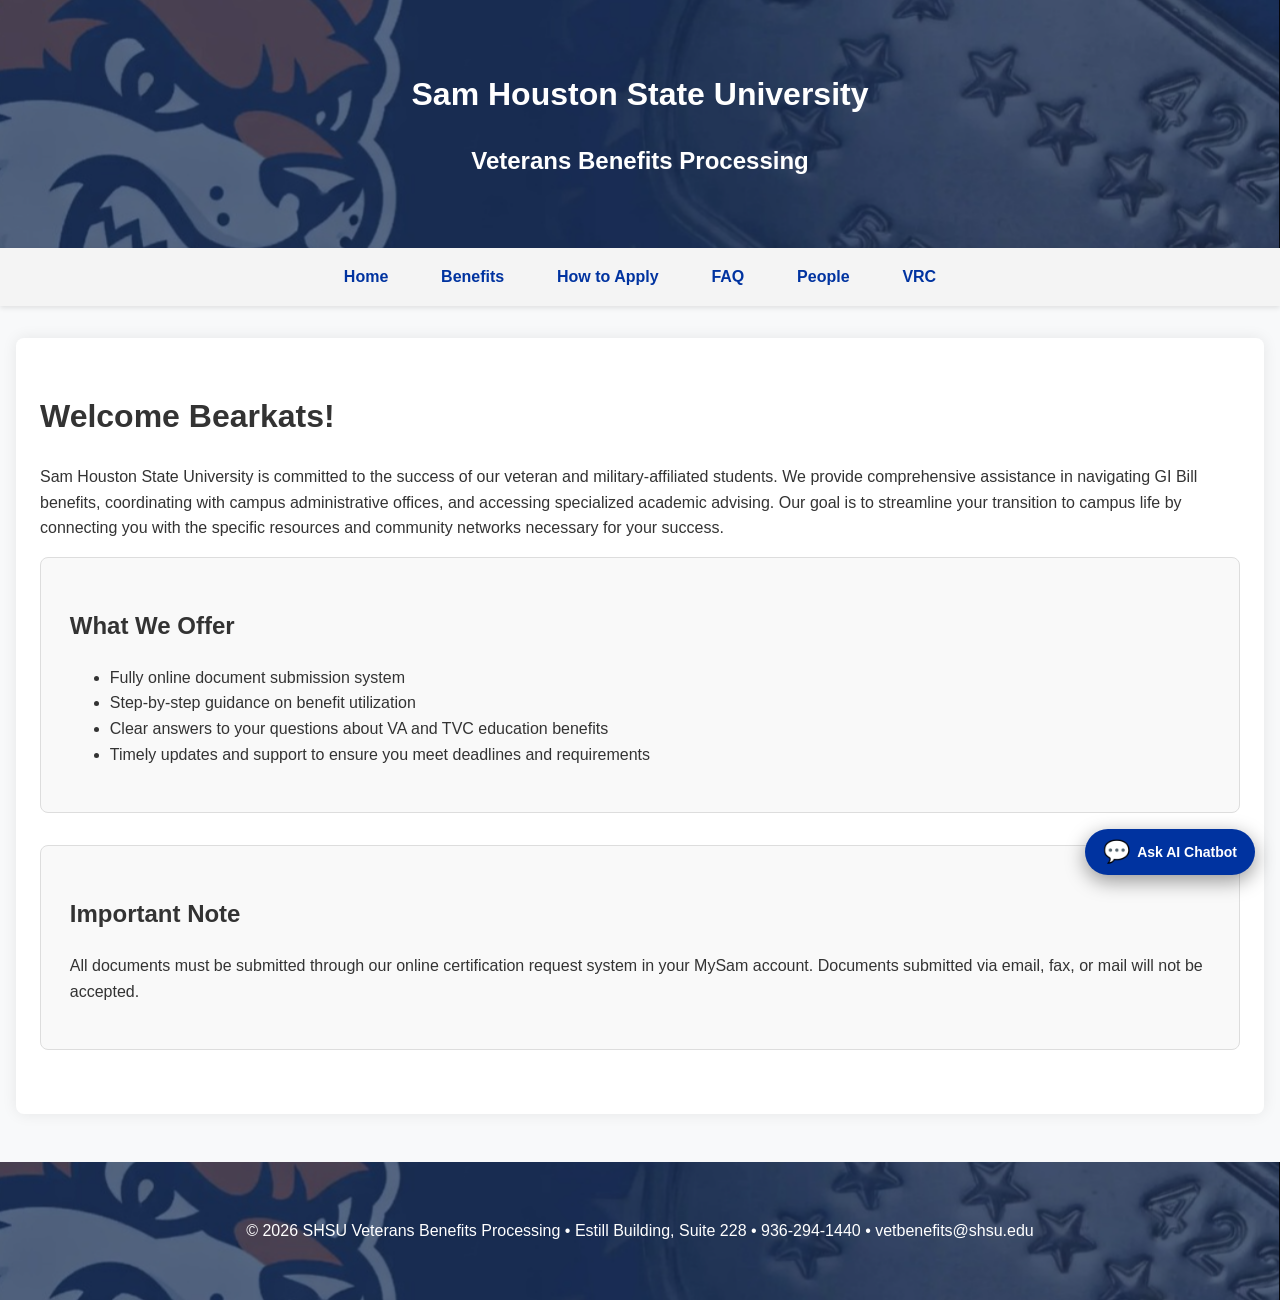
<file: index.html>
<!DOCTYPE html>
<html lang="en">
<head>
    <meta charset="UTF-8">
    <meta name="viewport" content="width=device-width, initial-scale=1.0">
    <title>SHSU Veterans Benefits Processing</title>
    <link rel="stylesheet" href="css/styles.css">
</head>
<body>
    <header>
        <h1>Sam Houston State University</h1>
        <h2>Veterans Benefits Processing</h2>
    </header>

    <nav>
        <ul>
            <li><a href="index.html">Home</a></li>
            <li><a href="benefits.html">Benefits</a></li>
            <li><a href="how-to-apply.html">How to Apply</a></li>
            <li><a href="faq.html">FAQ</a></li>
            <li><a href="people.html">People</a></li>
            <li><a href="vrc.html">VRC</a></li>
        </ul>
    </nav>

    <main>
        <h1>Welcome Bearkats!</h1>
        <p>Sam Houston State University is committed to the success of our veteran and military-affiliated students. We provide comprehensive assistance in navigating GI Bill benefits, coordinating with campus administrative offices, and accessing specialized academic advising. Our goal is to streamline your transition to campus life by connecting you with the specific resources and community networks necessary for your success.</p>

        <div class="card">
            <h2>What We Offer</h2>
            <ul>
                <li>Fully online document submission system</li>
                <li>Step-by-step guidance on benefit utilization</li>
                <li>Clear answers to your questions about VA and TVC education benefits</li>
                <li>Timely updates and support to ensure you meet deadlines and requirements</li>
            </ul>
        </div>

        <div class="card">
            <h2>Important Note</h2>
            <p>All documents must be submitted through our online certification request system in your MySam account. Documents submitted via email, fax, or mail will not be accepted.</p>
        </div>
    </main>

    <footer>
        <p>&copy; 2026 SHSU Veterans Benefits Processing • Estill Building, Suite 228 • 936-294-1440 • vetbenefits@shsu.edu</p>
    </footer>

        <!-- Compact Floating AI Chatbot -->
    <div class="chatbot-widget">
        <button class="chatbot-button" onclick="toggleChat()">
            <span>💬</span> Ask AI Chatbot
        </button>
        
        <div class="chatbot-window" id="chatWindow">
            <div class="chatbot-header">
                <h3>SHSU Veterans AI Assistant</h3>
                <button class="close-btn" onclick="toggleChat()">×</button>
            </div>
            <iframe 
                src="https://udify.app/chatbot/L1NCVn7dxlqOYDa3"
                allow="microphone">
            </iframe>
        </div>
    </div>

    <script>
        function toggleChat() {
            const chatWindow = document.getElementById('chatWindow');
            chatWindow.style.display = (chatWindow.style.display === 'block') ? 'none' : 'block';
        }
    </script>
</body>
</html>
</file>
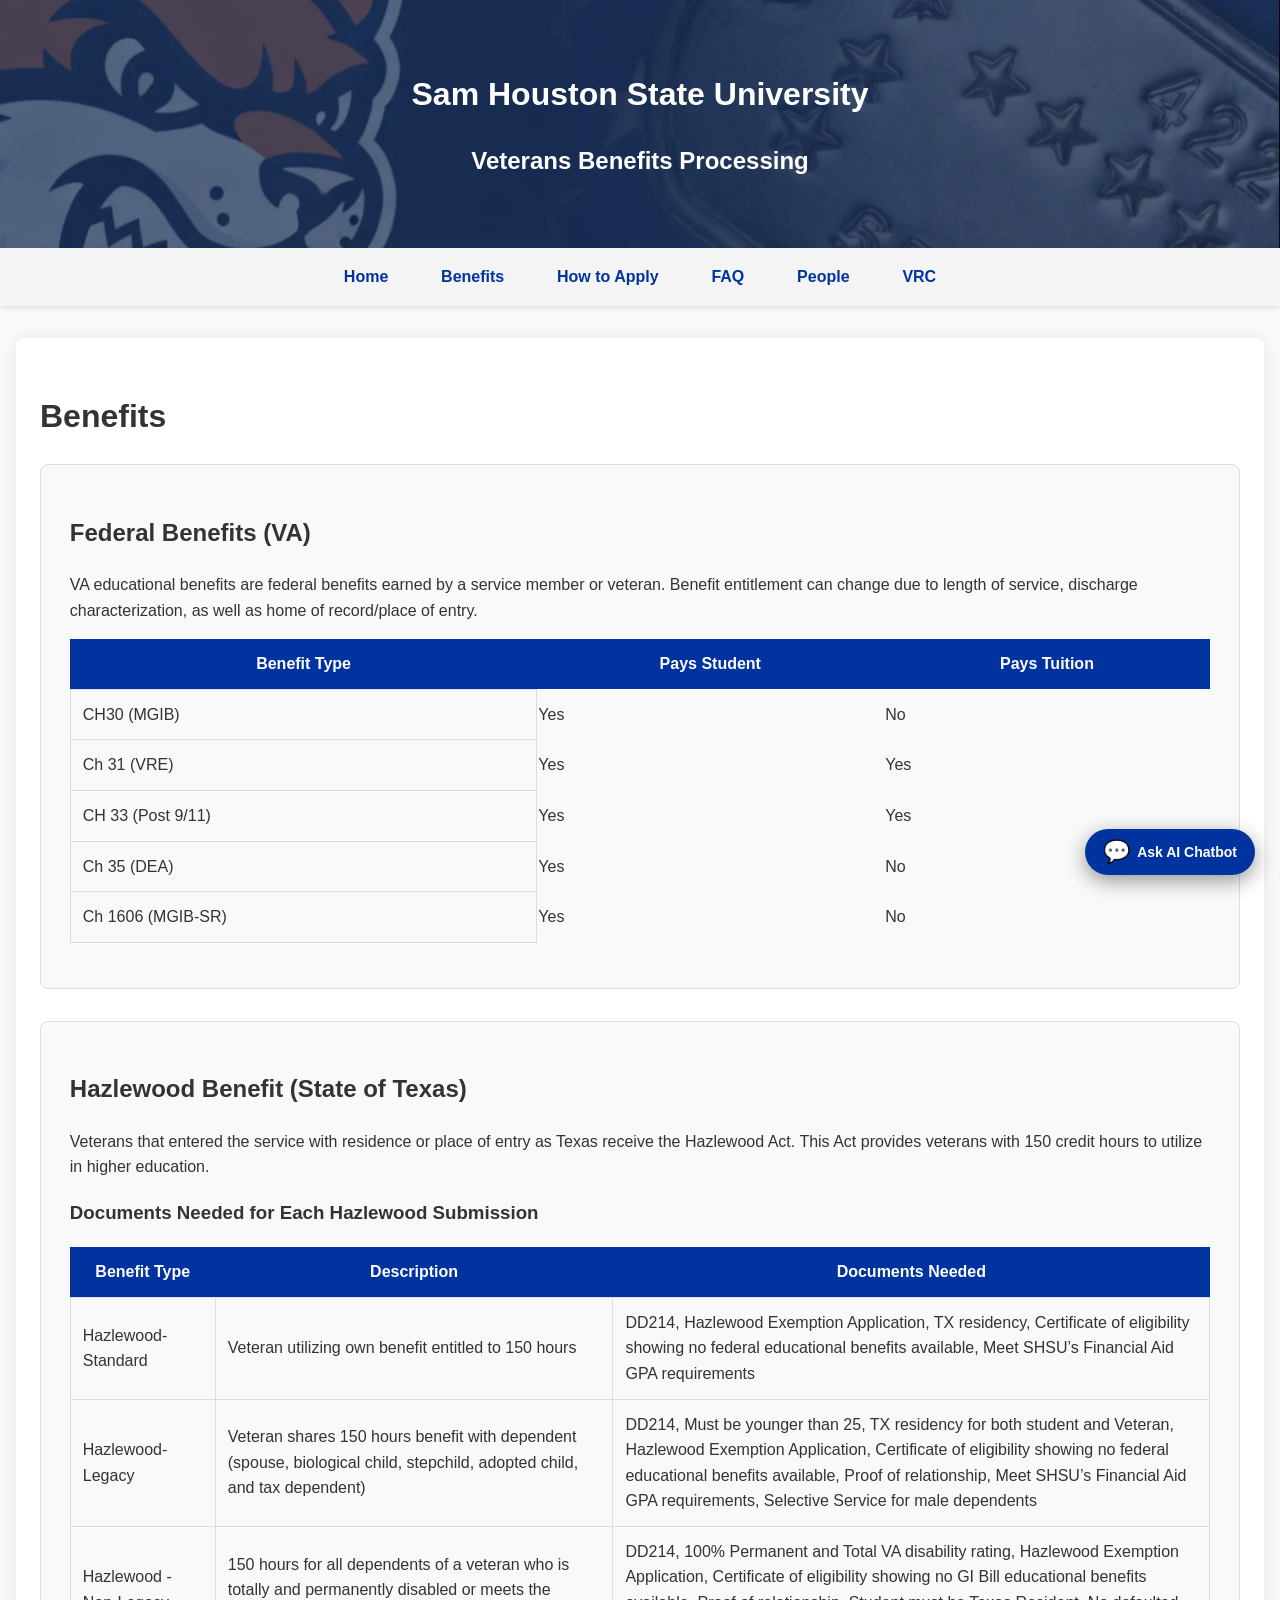
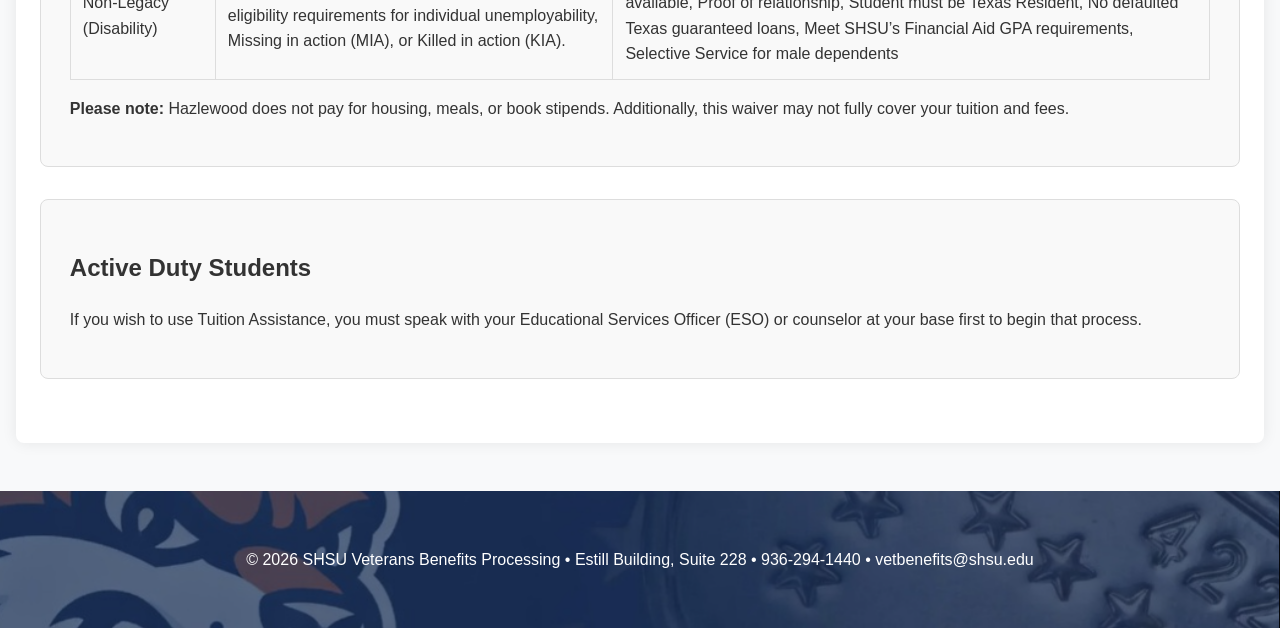
<file: benefits.html>
<!DOCTYPE html>
<html lang="en">
<head>
    <meta charset="UTF-8">
    <meta name="viewport" content="width=device-width, initial-scale=1.0">
    <title>Benefits - SHSU Veterans</title>
    <link rel="stylesheet" href="css/styles.css">
</head>
<body>
    <header>
        <h1>Sam Houston State University</h1>
        <h2>Veterans Benefits Processing</h2>
    </header>

    <nav>
        <ul>
            <li><a href="index.html">Home</a></li>
            <li><a href="benefits.html">Benefits</a></li>
            <li><a href="how-to-apply.html">How to Apply</a></li>
            <li><a href="faq.html">FAQ</a></li>
            <li><a href="people.html">People</a></li>
            <li><a href="vrc.html">VRC</a></li>
        </ul>
    </nav>

    <main>
        <h1>Benefits</h1>

        <div class="card">
            <h2>Federal Benefits (VA)</h2>
            <p>VA educational benefits are federal benefits earned by a service member or veteran. Benefit entitlement can change due to length of service, discharge characterization, as well as home of record/place of entry.</p>
            <table style="width:100%; border-collapse:collapse; margin:1rem 0;">
                <tr style="background:#0033A0; color:white;">
                    <th style="padding:12px;">Benefit Type</th>
                    <th style="padding:12px;">Pays Student</th>
                    <th style="padding:12px;">Pays Tuition</th>
                </tr>
                <tr><td style="padding:12px;border:1px solid #ddd;">CH30 (MGIB)</td><td>Yes</td><td>No</td></tr>
                <tr><td style="padding:12px;border:1px solid #ddd;">Ch 31 (VRE)</td><td>Yes</td><td>Yes</td></tr>
                <tr><td style="padding:12px;border:1px solid #ddd;">CH 33 (Post 9/11)</td><td>Yes</td><td>Yes</td></tr>
                <tr><td style="padding:12px;border:1px solid #ddd;">Ch 35 (DEA)</td><td>Yes</td><td>No</td></tr>
                <tr><td style="padding:12px;border:1px solid #ddd;">Ch 1606 (MGIB-SR)</td><td>Yes</td><td>No</td></tr>
            </table>
        </div>

        <div class="card">
            <h2>Hazlewood Benefit (State of Texas)</h2>
            <p>Veterans that entered the service with residence or place of entry as Texas receive the Hazlewood Act. This Act provides veterans with 150 credit hours to utilize in higher education.</p>
            <h3>Documents Needed for Each Hazlewood Submission</h3>
            <table style="width:100%; border-collapse:collapse; margin:1rem 0;">
                <tr style="background:#0033A0; color:white;">
                    <th style="padding:12px;">Benefit Type</th>
                    <th style="padding:12px;">Description</th>
                    <th style="padding:12px;">Documents Needed</th>
                </tr>
                <tr>
                    <td style="padding:12px;border:1px solid #ddd;">Hazlewood-Standard</td>
                    <td style="padding:12px;border:1px solid #ddd;">Veteran utilizing own benefit entitled to 150 hours</td>
                    <td style="padding:12px;border:1px solid #ddd;">DD214, Hazlewood Exemption Application, TX residency, Certificate of eligibility showing no federal educational benefits available, Meet SHSU’s Financial Aid GPA requirements</td>
                </tr>
                <tr>
                    <td style="padding:12px;border:1px solid #ddd;">Hazlewood-Legacy</td>
                    <td style="padding:12px;border:1px solid #ddd;">Veteran shares 150 hours benefit with dependent (spouse, biological child, stepchild, adopted child, and tax dependent)</td>
                    <td style="padding:12px;border:1px solid #ddd;">DD214, Must be younger than 25, TX residency for both student and Veteran, Hazlewood Exemption Application, Certificate of eligibility showing no federal educational benefits available, Proof of relationship, Meet SHSU’s Financial Aid GPA requirements, Selective Service for male dependents</td>
                </tr>
                <tr>
                    <td style="padding:12px;border:1px solid #ddd;">Hazlewood - Non-Legacy (Disability)</td>
                    <td style="padding:12px;border:1px solid #ddd;">150 hours for all dependents of a veteran who is totally and permanently disabled or meets the eligibility requirements for individual unemployability, Missing in action (MIA), or Killed in action (KIA).</td>
                    <td style="padding:12px;border:1px solid #ddd;">DD214, 100% Permanent and Total VA disability rating, Hazlewood Exemption Application, Certificate of eligibility showing no GI Bill educational benefits available, Proof of relationship, Student must be Texas Resident, No defaulted Texas guaranteed loans, Meet SHSU’s Financial Aid GPA requirements, Selective Service for male dependents</td>
                </tr>
            </table>
            <p><strong>Please note:</strong> Hazlewood does not pay for housing, meals, or book stipends. Additionally, this waiver may not fully cover your tuition and fees.</p>
        </div>

        <div class="card">
            <h2>Active Duty Students</h2>
            <p>If you wish to use Tuition Assistance, you must speak with your Educational Services Officer (ESO) or counselor at your base first to begin that process.</p>
        </div>
    </main>

    <footer>
        <p>&copy; 2026 SHSU Veterans Benefits Processing • Estill Building, Suite 228 • 936-294-1440 • vetbenefits@shsu.edu</p>
    </footer>

        <!-- Compact Floating AI Chatbot -->
    <div class="chatbot-widget">
        <button class="chatbot-button" onclick="toggleChat()">
            <span>💬</span> Ask AI Chatbot
        </button>
        
        <div class="chatbot-window" id="chatWindow">
            <div class="chatbot-header">
                <h3>SHSU Veterans AI Assistant</h3>
                <button class="close-btn" onclick="toggleChat()">×</button>
            </div>
            <iframe 
                src="https://udify.app/chatbot/L1NCVn7dxlqOYDa3"
                allow="microphone">
            </iframe>
        </div>
    </div>

    <script>
        function toggleChat() {
            const chatWindow = document.getElementById('chatWindow');
            chatWindow.style.display = (chatWindow.style.display === 'block') ? 'none' : 'block';
        }
    </script>
</body>
</html>
</file>
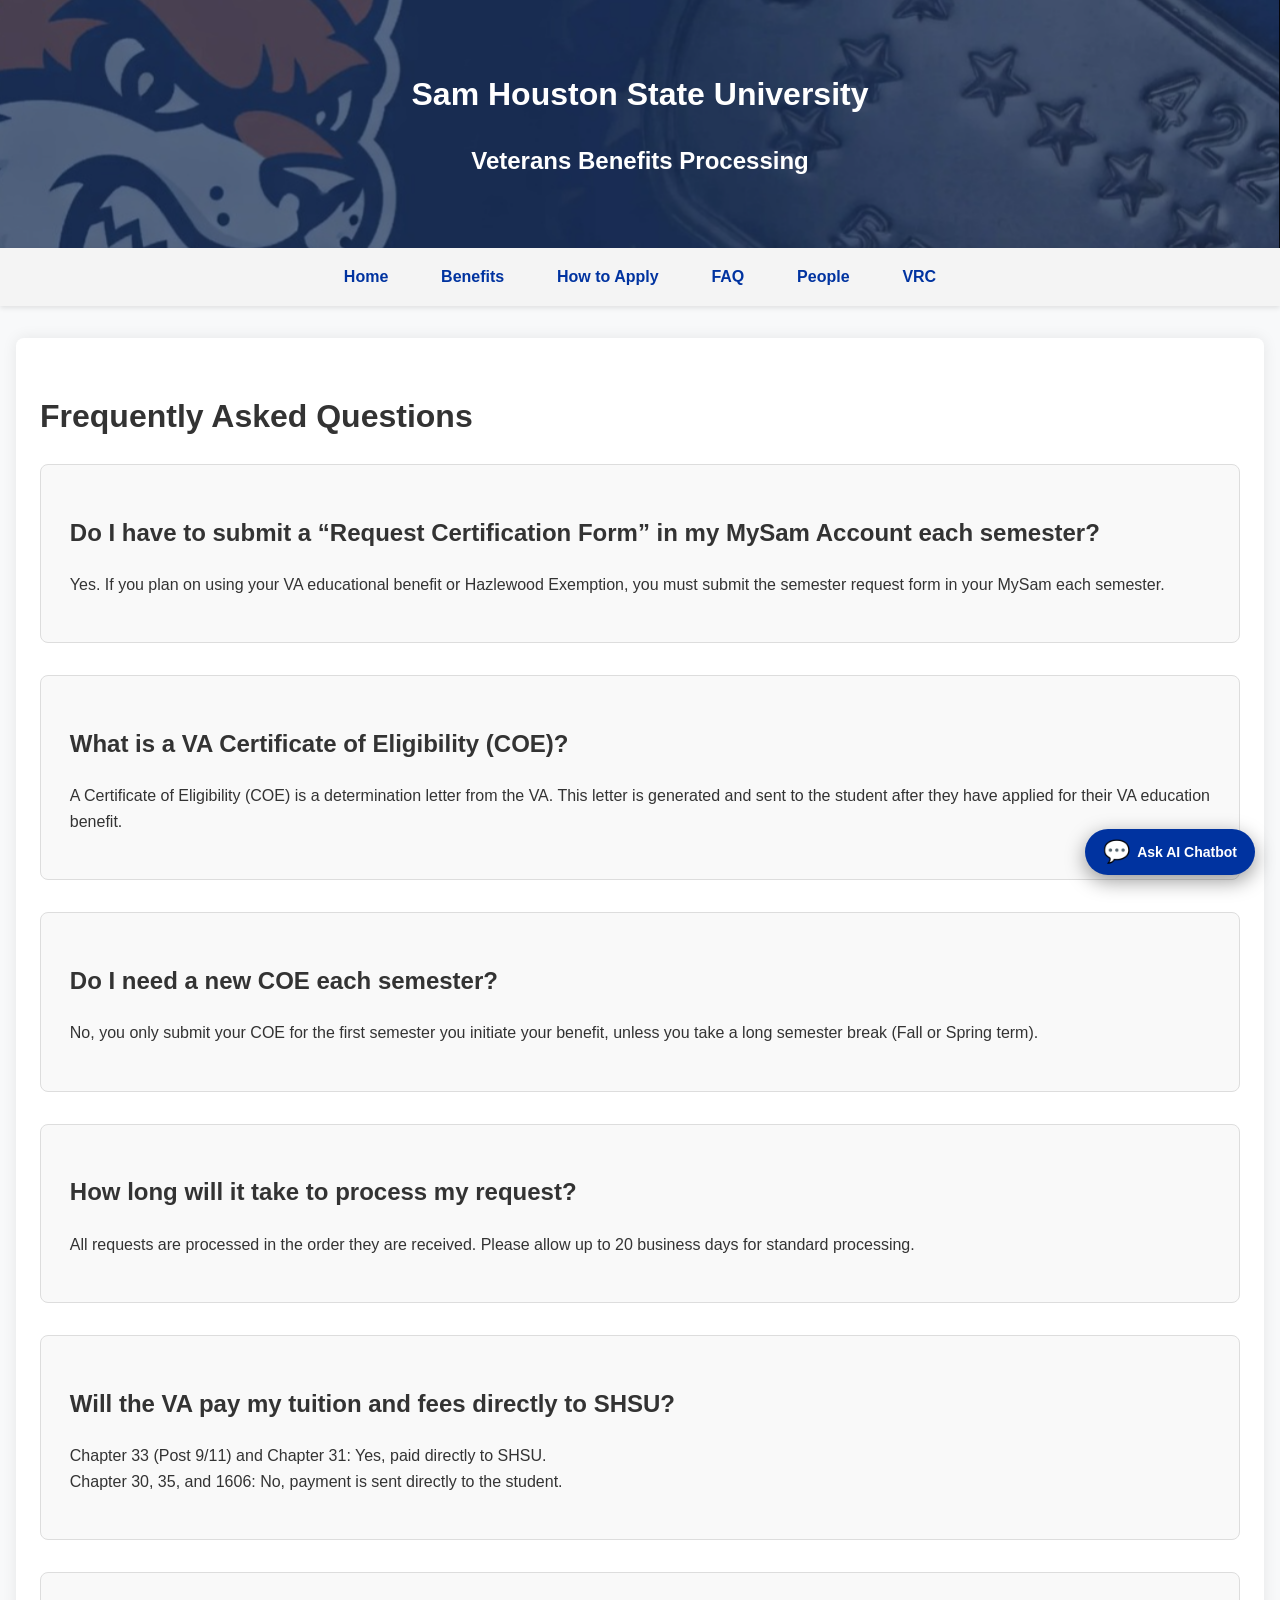
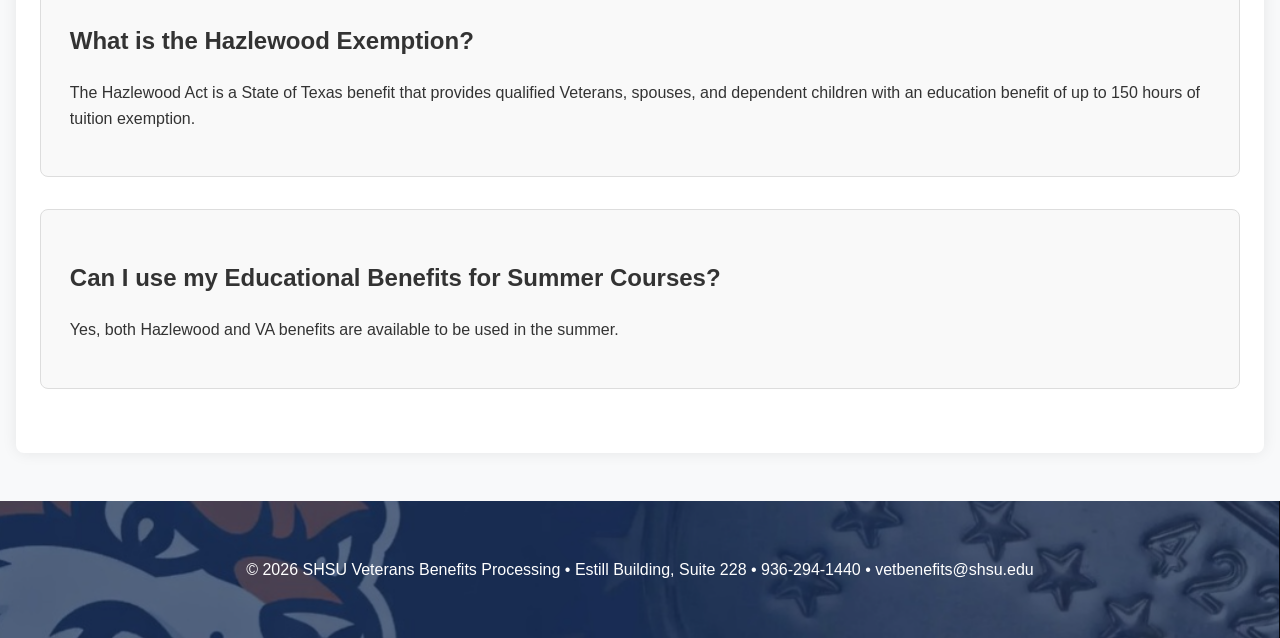
<file: faq.html>
<!DOCTYPE html>
<html lang="en">
<head>
    <meta charset="UTF-8">
    <meta name="viewport" content="width=device-width, initial-scale=1.0">
    <title>FAQ - SHSU Veterans Benefits Processing</title>
    <link rel="stylesheet" href="css/styles.css">
</head>
<body>
    <header>
        <h1>Sam Houston State University</h1>
        <h2>Veterans Benefits Processing</h2>
    </header>

    <nav>
        <ul>
            <li><a href="index.html">Home</a></li>
            <li><a href="benefits.html">Benefits</a></li>
            <li><a href="how-to-apply.html">How to Apply</a></li>
            <li><a href="faq.html">FAQ</a></li>
            <li><a href="people.html">People</a></li>
            <li><a href="vrc.html">VRC</a></li>
        </ul>
    </nav>

    <main>
        <h1>Frequently Asked Questions</h1>

        <div class="card">
            <h2>Do I have to submit a “Request Certification Form” in my MySam Account each semester?</h2>
            <p>Yes. If you plan on using your VA educational benefit or Hazlewood Exemption, you must submit the semester request form in your MySam each semester.</p>
        </div>

        <div class="card">
            <h2>What is a VA Certificate of Eligibility (COE)?</h2>
            <p>A Certificate of Eligibility (COE) is a determination letter from the VA. This letter is generated and sent to the student after they have applied for their VA education benefit.</p>
        </div>

        <div class="card">
            <h2>Do I need a new COE each semester?</h2>
            <p>No, you only submit your COE for the first semester you initiate your benefit, unless you take a long semester break (Fall or Spring term).</p>
        </div>

        <div class="card">
            <h2>How long will it take to process my request?</h2>
            <p>All requests are processed in the order they are received. Please allow up to 20 business days for standard processing.</p>
        </div>

        <div class="card">
            <h2>Will the VA pay my tuition and fees directly to SHSU?</h2>
            <p>Chapter 33 (Post 9/11) and Chapter 31: Yes, paid directly to SHSU.<br>
               Chapter 30, 35, and 1606: No, payment is sent directly to the student.</p>
        </div>

        <div class="card">
            <h2>What is the Hazlewood Exemption?</h2>
            <p>The Hazlewood Act is a State of Texas benefit that provides qualified Veterans, spouses, and dependent children with an education benefit of up to 150 hours of tuition exemption.</p>
        </div>

        <div class="card">
            <h2>Can I use my Educational Benefits for Summer Courses?</h2>
            <p>Yes, both Hazlewood and VA benefits are available to be used in the summer.</p>
        </div>
    </main>

    <footer>
        <p>&copy; 2026 SHSU Veterans Benefits Processing • Estill Building, Suite 228 • 936-294-1440 • vetbenefits@shsu.edu</p>
    </footer>

       <!-- Compact Floating AI Chatbot -->
    <div class="chatbot-widget">
        <button class="chatbot-button" onclick="toggleChat()">
            <span>💬</span> Ask AI Chatbot
        </button>
        
        <div class="chatbot-window" id="chatWindow">
            <div class="chatbot-header">
                <h3>SHSU Veterans AI Assistant</h3>
                <button class="close-btn" onclick="toggleChat()">×</button>
            </div>
            <iframe 
                src="https://udify.app/chatbot/L1NCVn7dxlqOYDa3"
                allow="microphone">
            </iframe>
        </div>
    </div>

    <script>
        function toggleChat() {
            const chatWindow = document.getElementById('chatWindow');
            chatWindow.style.display = (chatWindow.style.display === 'block') ? 'none' : 'block';
        }
    </script>
</body>
</html>
</file>
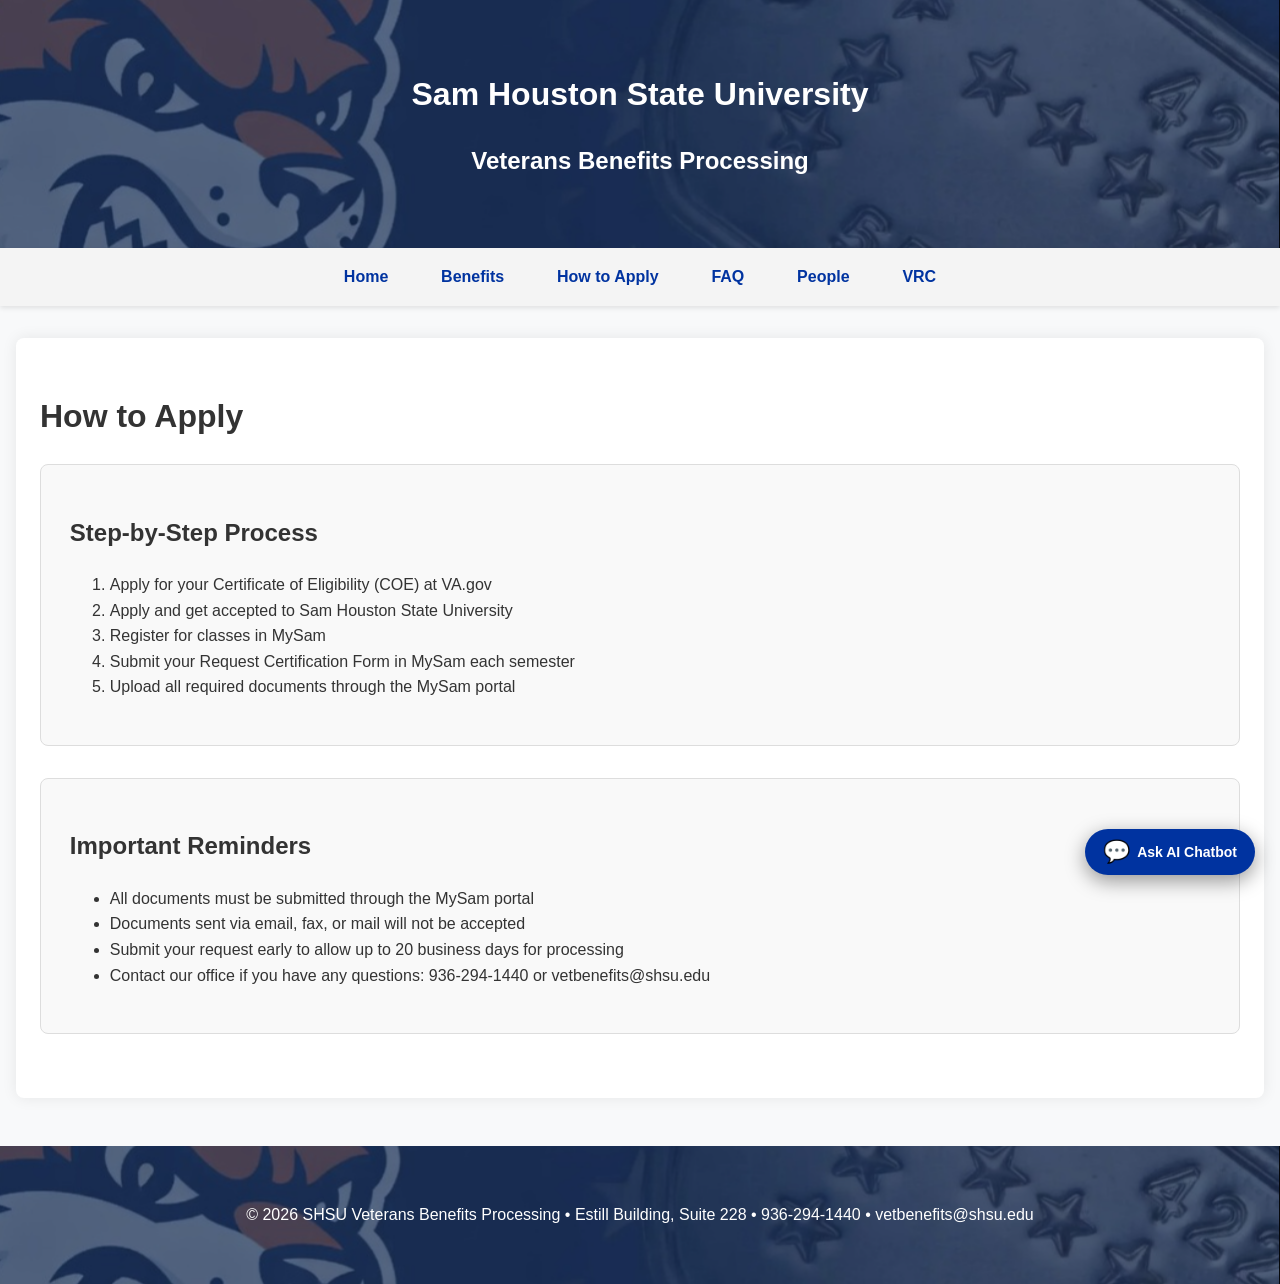
<file: how-to-apply.html>
<!DOCTYPE html>
<html lang="en">
<head>
    <meta charset="UTF-8">
    <meta name="viewport" content="width=device-width, initial-scale=1.0">
    <title>How to Apply - SHSU Veterans</title>
    <link rel="stylesheet" href="css/styles.css">
</head>
<body>
    <header>
        <h1>Sam Houston State University</h1>
        <h2>Veterans Benefits Processing</h2>
    </header>

    <nav>
        <ul>
            <li><a href="index.html">Home</a></li>
            <li><a href="benefits.html">Benefits</a></li>
            <li><a href="how-to-apply.html">How to Apply</a></li>
            <li><a href="faq.html">FAQ</a></li>
            <li><a href="people.html">People</a></li>
            <li><a href="vrc.html">VRC</a></li>
        </ul>
    </nav>

    <main>
        <h1>How to Apply</h1>

        <div class="card">
            <h2>Step-by-Step Process</h2>
            <ol>
                <li>Apply for your Certificate of Eligibility (COE) at VA.gov</li>
                <li>Apply and get accepted to Sam Houston State University</li>
                <li>Register for classes in MySam</li>
                <li>Submit your Request Certification Form in MySam each semester</li>
                <li>Upload all required documents through the MySam portal</li>
            </ol>
        </div>

        <div class="card">
            <h2>Important Reminders</h2>
            <ul>
                <li>All documents must be submitted through the MySam portal</li>
                <li>Documents sent via email, fax, or mail will not be accepted</li>
                <li>Submit your request early to allow up to 20 business days for processing</li>
                <li>Contact our office if you have any questions: 936-294-1440 or vetbenefits@shsu.edu</li>
            </ul>
        </div>
    </main>

    <footer>
        <p>&copy; 2026 SHSU Veterans Benefits Processing • Estill Building, Suite 228 • 936-294-1440 • vetbenefits@shsu.edu</p>
    </footer>

       <!-- Compact Floating AI Chatbot -->
    <div class="chatbot-widget">
        <button class="chatbot-button" onclick="toggleChat()">
            <span>💬</span> Ask AI Chatbot
        </button>
        
        <div class="chatbot-window" id="chatWindow">
            <div class="chatbot-header">
                <h3>SHSU Veterans AI Assistant</h3>
                <button class="close-btn" onclick="toggleChat()">×</button>
            </div>
            <iframe 
                src="https://udify.app/chatbot/L1NCVn7dxlqOYDa3"
                allow="microphone">
            </iframe>
        </div>
    </div>

    <script>
        function toggleChat() {
            const chatWindow = document.getElementById('chatWindow');
            chatWindow.style.display = (chatWindow.style.display === 'block') ? 'none' : 'block';
        }
    </script>
</body>
</html>
</file>
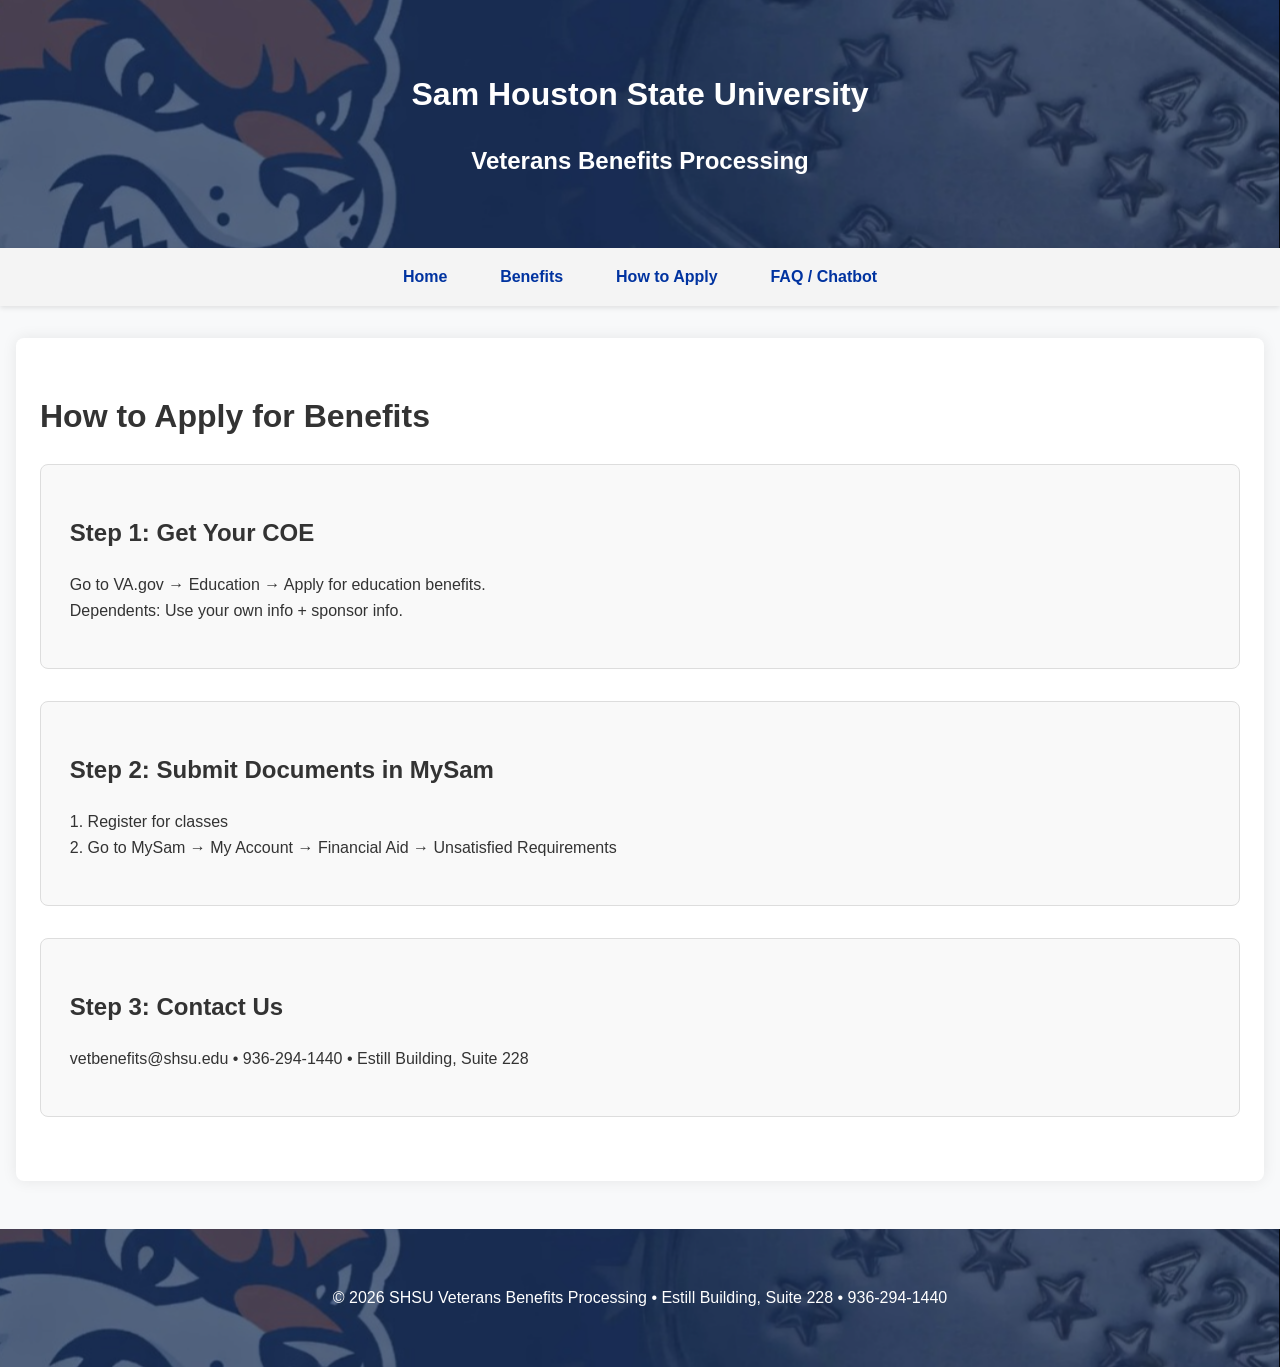
<file: how-toapply.html>
<!DOCTYPE html>
<html lang="en">
<head>
    <meta charset="UTF-8">
    <meta name="viewport" content="width=device-width, initial-scale=1.0">
    <title>How to Apply - SHSU Veterans</title>
    <link rel="stylesheet" href="css/styles.css">
</head>
<body>
    <header>
        <h1>Sam Houston State University</h1>
        <h2>Veterans Benefits Processing</h2>
    </header>

    <nav>
        <ul>
            <li><a href="index.html">Home</a></li>
            <li><a href="benefits.html">Benefits</a></li>
            <li><a href="how-to-apply.html">How to Apply</a></li>
            <li><a href="faq.html">FAQ / Chatbot</a></li>
        </ul>
    </nav>

    <main>
        <h1>How to Apply for Benefits</h1>
        
        <div class="card">
            <h2>Step 1: Get Your COE</h2>
            <p>Go to VA.gov → Education → Apply for education benefits.<br>
               Dependents: Use your own info + sponsor info.</p>
        </div>

        <div class="card">
            <h2>Step 2: Submit Documents in MySam</h2>
            <p>1. Register for classes<br>
               2. Go to MySam → My Account → Financial Aid → Unsatisfied Requirements</p>
        </div>

        <div class="card">
            <h2>Step 3: Contact Us</h2>
            <p>vetbenefits@shsu.edu • 936-294-1440 • Estill Building, Suite 228</p>
        </div>
    </main>

    <footer>
        <p>&copy; 2026 SHSU Veterans Benefits Processing • Estill Building, Suite 228 • 936-294-1440</p>
    </footer>
</body>
</html>
</file>
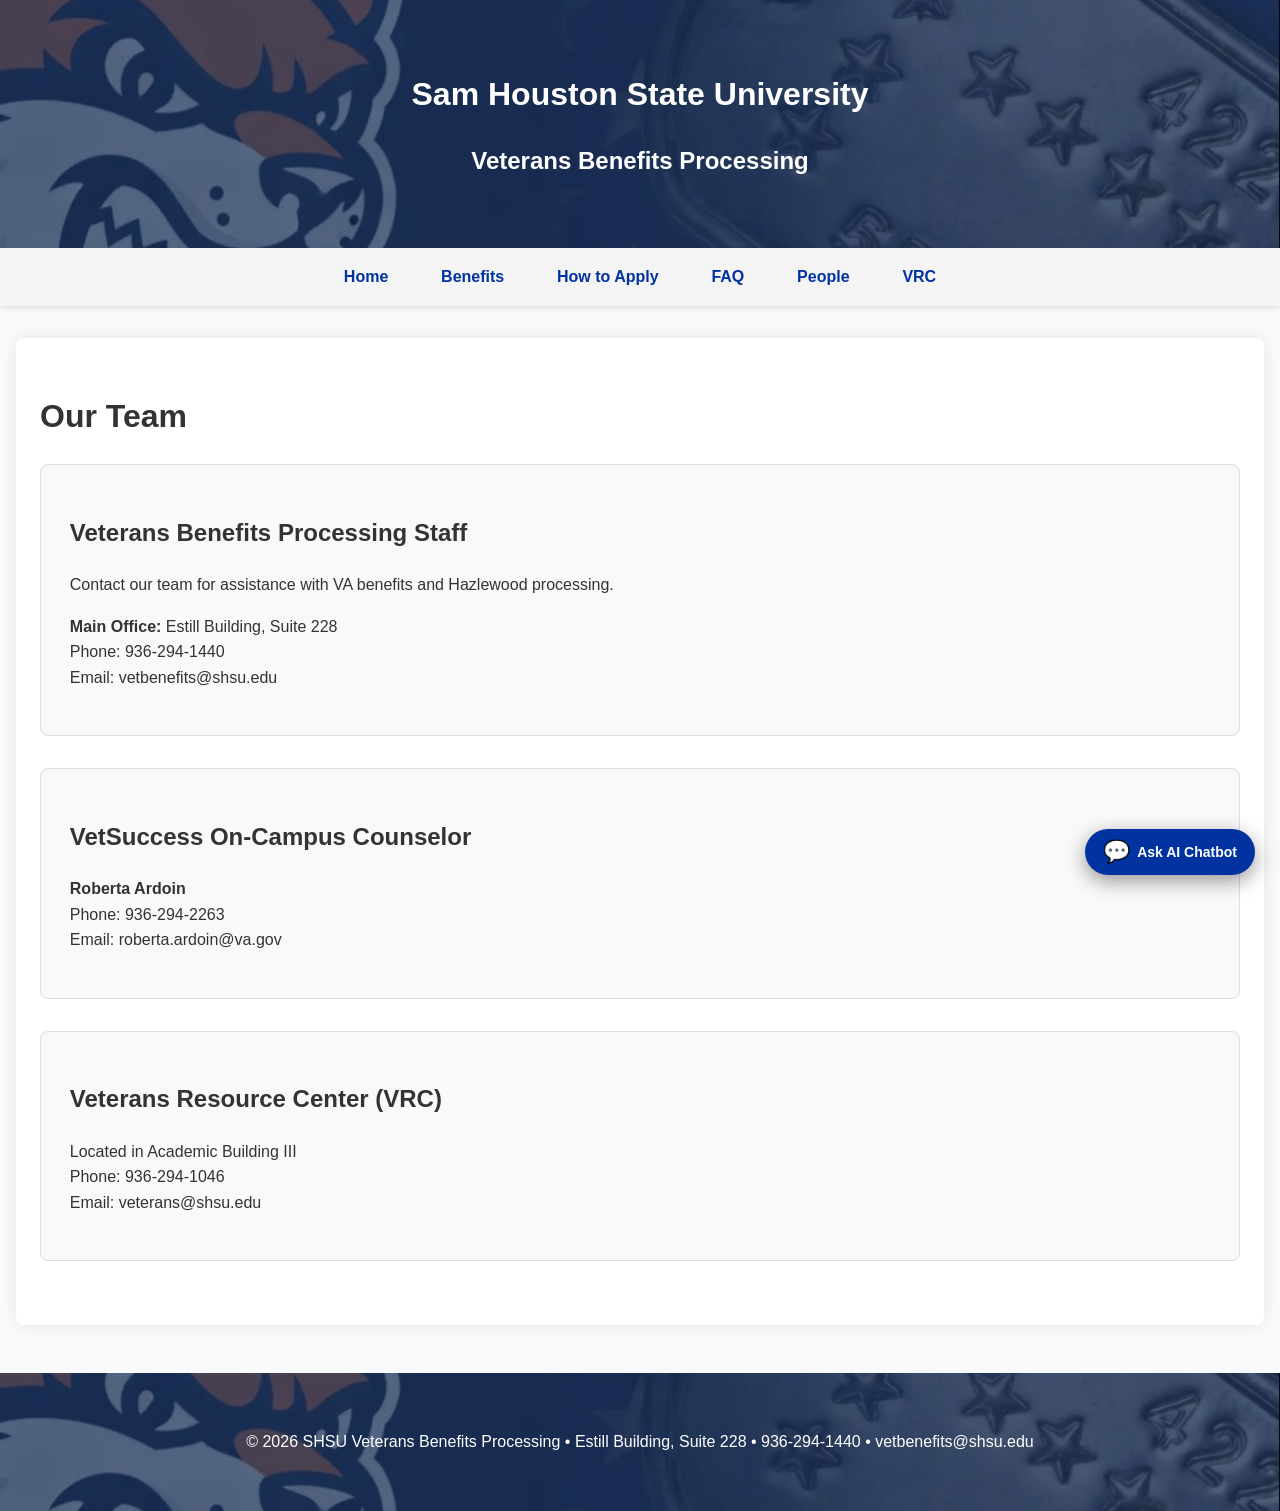
<file: people.html>
<!DOCTYPE html>
<html lang="en">
<head>
    <meta charset="UTF-8">
    <meta name="viewport" content="width=device-width, initial-scale=1.0">
    <title>People - SHSU Veterans</title>
    <link rel="stylesheet" href="css/styles.css">
</head>
<body>
    <header>
        <h1>Sam Houston State University</h1>
        <h2>Veterans Benefits Processing</h2>
    </header>

    <nav>
        <ul>
            <li><a href="index.html">Home</a></li>
            <li><a href="benefits.html">Benefits</a></li>
            <li><a href="how-to-apply.html">How to Apply</a></li>
            <li><a href="faq.html">FAQ</a></li>
            <li><a href="people.html">People</a></li>
            <li><a href="vrc.html">VRC</a></li>
        </ul>
    </nav>

    <main>
        <h1>Our Team</h1>

        <div class="card">
            <h2>Veterans Benefits Processing Staff</h2>
            <p>Contact our team for assistance with VA benefits and Hazlewood processing.</p>
            <p><strong>Main Office:</strong> Estill Building, Suite 228<br>
               Phone: 936-294-1440<br>
               Email: vetbenefits@shsu.edu</p>
        </div>

        <div class="card">
            <h2>VetSuccess On-Campus Counselor</h2>
            <p><strong>Roberta Ardoin</strong><br>
               Phone: 936-294-2263<br>
               Email: roberta.ardoin@va.gov</p>
        </div>

        <div class="card">
            <h2>Veterans Resource Center (VRC)</h2>
            <p>Located in Academic Building III<br>
               Phone: 936-294-1046<br>
               Email: veterans@shsu.edu</p>
        </div>
    </main>

    <footer>
        <p>&copy; 2026 SHSU Veterans Benefits Processing • Estill Building, Suite 228 • 936-294-1440 • vetbenefits@shsu.edu</p>
    </footer>

       <!-- Compact Floating AI Chatbot -->
    <div class="chatbot-widget">
        <button class="chatbot-button" onclick="toggleChat()">
            <span>💬</span> Ask AI Chatbot
        </button>
        
        <div class="chatbot-window" id="chatWindow">
            <div class="chatbot-header">
                <h3>SHSU Veterans AI Assistant</h3>
                <button class="close-btn" onclick="toggleChat()">×</button>
            </div>
            <iframe 
                src="https://udify.app/chatbot/L1NCVn7dxlqOYDa3"
                allow="microphone">
            </iframe>
        </div>
    </div>

    <script>
        function toggleChat() {
            const chatWindow = document.getElementById('chatWindow');
            chatWindow.style.display = (chatWindow.style.display === 'block') ? 'none' : 'block';
        }
    </script>
</body>
</html>
</file>
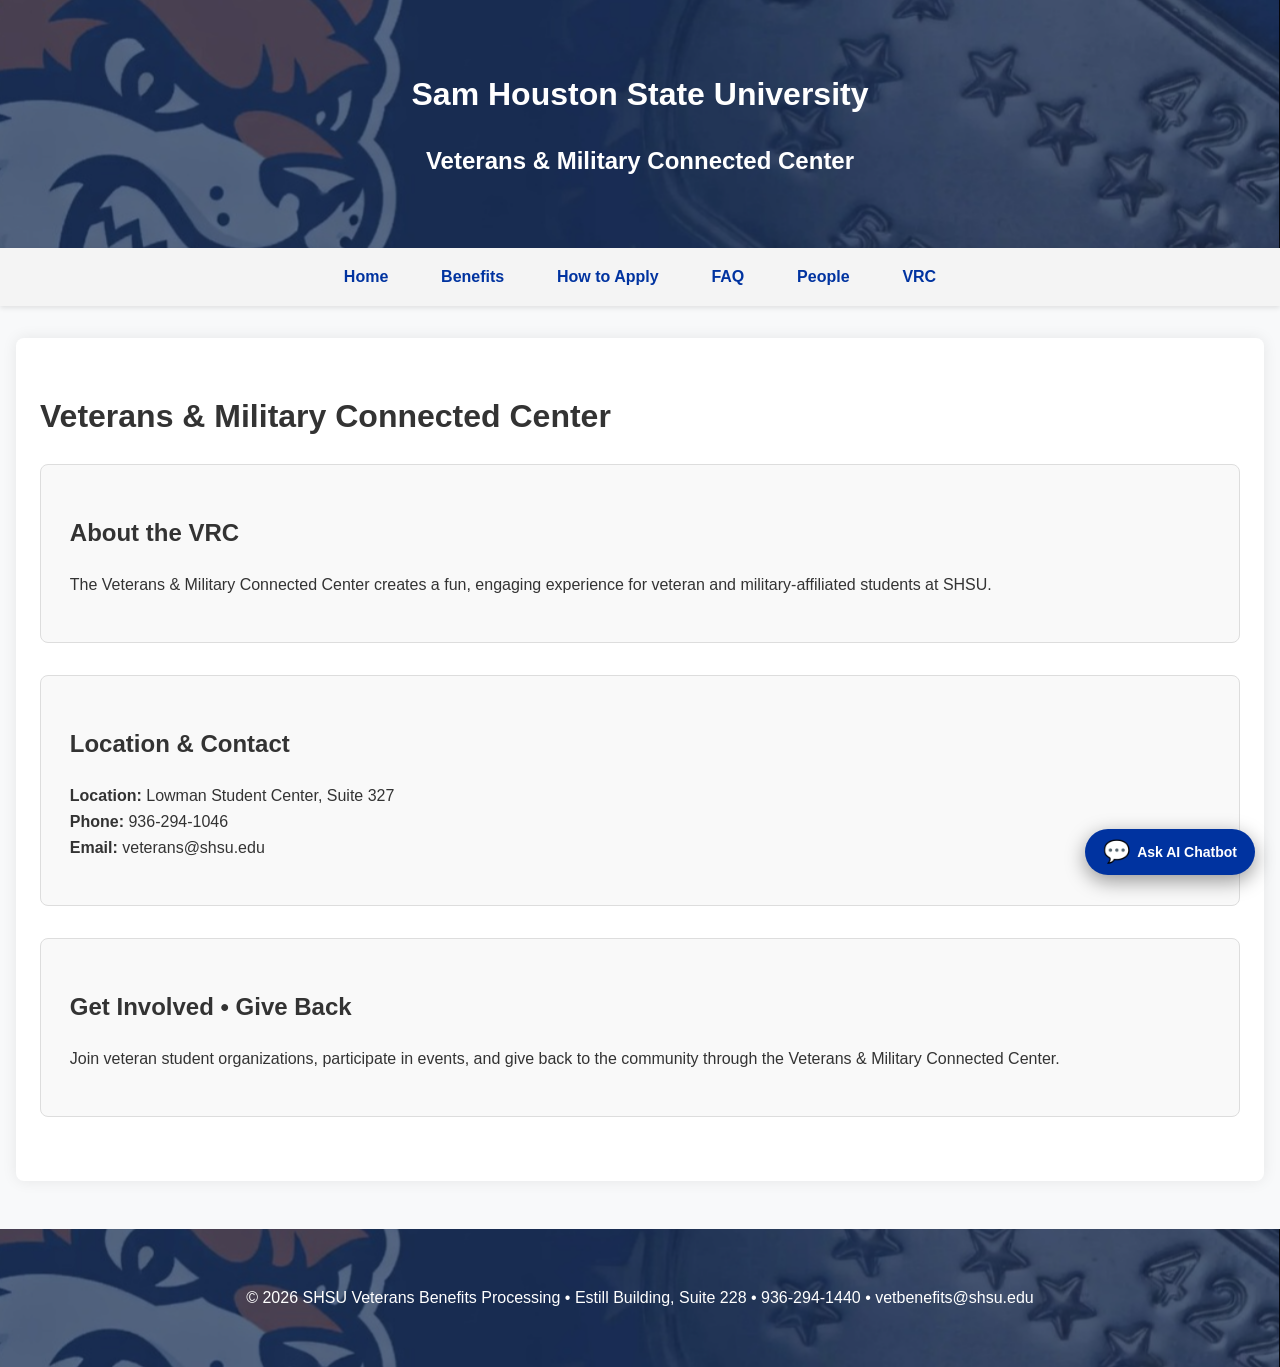
<file: vrc.html>
<!DOCTYPE html>
<html lang="en">
<head>
    <meta charset="UTF-8">
    <meta name="viewport" content="width=device-width, initial-scale=1.0">
    <title>VRC - SHSU Veterans</title>
    <link rel="stylesheet" href="css/styles.css">
</head>
<body>
    <header>
        <h1>Sam Houston State University</h1>
        <h2>Veterans & Military Connected Center</h2>
    </header>

    <nav>
        <ul>
            <li><a href="index.html">Home</a></li>
            <li><a href="benefits.html">Benefits</a></li>
            <li><a href="how-to-apply.html">How to Apply</a></li>
            <li><a href="faq.html">FAQ</a></li>
            <li><a href="people.html">People</a></li>
            <li><a href="vrc.html">VRC</a></li>
        </ul>
    </nav>

    <main>
        <h1>Veterans & Military Connected Center</h1>

        <div class="card">
            <h2>About the VRC</h2>
            <p>The Veterans & Military Connected Center creates a fun, engaging experience for veteran and military-affiliated students at SHSU.</p>
        </div>

        <div class="card">
            <h2>Location & Contact</h2>
            <p><strong>Location:</strong> Lowman Student Center, Suite 327<br>
               <strong>Phone:</strong> 936-294-1046<br>
               <strong>Email:</strong> veterans@shsu.edu</p>
        </div>

        <div class="card">
            <h2>Get Involved • Give Back</h2>
            <p>Join veteran student organizations, participate in events, and give back to the community through the Veterans & Military Connected Center.</p>
        </div>
    </main>

    <footer>
        <p>&copy; 2026 SHSU Veterans Benefits Processing • Estill Building, Suite 228 • 936-294-1440 • vetbenefits@shsu.edu</p>
    </footer>

     <!-- Compact Floating AI Chatbot -->
    <div class="chatbot-widget">
        <button class="chatbot-button" onclick="toggleChat()">
            <span>💬</span> Ask AI Chatbot
        </button>
        
        <div class="chatbot-window" id="chatWindow">
            <div class="chatbot-header">
                <h3>SHSU Veterans AI Assistant</h3>
                <button class="close-btn" onclick="toggleChat()">×</button>
            </div>
            <iframe 
                src="https://udify.app/chatbot/L1NCVn7dxlqOYDa3"
                allow="microphone">
            </iframe>
        </div>
    </div>

    <script>
        function toggleChat() {
            const chatWindow = document.getElementById('chatWindow');
            chatWindow.style.display = (chatWindow.style.display === 'block') ? 'none' : 'block';
        }
    </script>
</body>
</html>
</file>
<file: css/styles.css>
/* ==================== MAIN STYLES ==================== */
body {
    font-family: Arial, sans-serif;
    margin: 0;
    padding: 0;
    line-height: 1.6;
    color: #333;
    background-color: #f8f9fa;
}

header {
    background: url('../images/shsu.png');
    background-size: cover;
    background-position: center;
    color: white;
    padding: 3rem 1rem;
    text-align: center;
}

nav {
    background-color: #f4f4f4;
    padding: 1rem;
    box-shadow: 0 2px 5px rgba(0,0,0,0.1);
}

nav ul {
    list-style: none;
    display: flex;
    justify-content: center;
    gap: 1.8rem;
    margin: 0;
    padding: 0;
    flex-wrap: wrap;
}

nav a {
    text-decoration: none;
    color: #0033A0;
    font-weight: bold;
    padding: 8px 12px;
}

main {
    max-width: 1200px;
    margin: 2rem auto;
    padding: 2rem 1.5rem;
    background: white;
    box-shadow: 0 0 15px rgba(0,0,0,0.08);
    border-radius: 8px;
    min-height: 70vh;
}

.card {
    background-color: #f9f9f9;
    border: 1px solid #ddd;
    padding: 1.8rem;
    margin-bottom: 2rem;
    border-radius: 8px;
}

footer {
    background: url('../images/shsu.png');
    background-size: cover;
    background-position: center;
    color: white;
    text-align: center;
    padding: 2.5rem 1rem;
    margin-top: 3rem;
}

/* ==================== RESPONSIVE CHATBOT BUTTON ==================== */
.chatbot-widget {
    position: fixed;
    bottom: 25px;
    right: 25px;
    z-index: 99999;
}

.chatbot-button {
    background: #0033A0;
    color: white;
    border: none;
    border-radius: 30px;
    padding: 10px 18px;
    font-size: 14px;
    font-weight: bold;
    cursor: pointer;
    box-shadow: 0 6px 20px rgba(0, 0, 0, 0.4);
    display: flex;
    align-items: center;
    gap: 7px;
    transition: all 0.3s ease;
    white-space: nowrap;
}

.chatbot-button:hover {
    background: #FE5100;
    transform: scale(1.05);
}

.chatbot-button span {
    font-size: 22px;
}

.chatbot-window {
    display: none;
    position: fixed;
    bottom: 85px;
    right: 25px;
    width: 370px;
    height: 600px;
    background: white;
    border-radius: 12px;
    box-shadow: 0 15px 50px rgba(0,0,0,0.45);
    border: 3px solid #0033A0;
    overflow: hidden;
    z-index: 100000;
}

.chatbot-header {
    background: #0033A0;
    color: white;
    padding: 14px 18px;
    display: flex;
    justify-content: space-between;
    align-items: center;
}

.close-btn {
    background: none;
    border: none;
    color: white;
    font-size: 30px;
    cursor: pointer;
}

.chatbot-window iframe {
    width: 100%;
    height: calc(100% - 52px);
    border: none;
}

/* ==================== RESPONSIVE BEHAVIOR ==================== */
@media (max-width: 1024px) {
    .chatbot-widget {
        right: 20px;
    }
}

@media (max-width: 768px) {
    nav ul {
        flex-direction: column;
        gap: 0.8rem;
        text-align: center;
    }
    
    main {
        margin: 1rem 0.8rem;
        padding: 1.2rem 1rem;
    }
    
    .chatbot-widget {
        right: 15px;
        bottom: 20px;
    }
    
    .chatbot-button {
        padding: 9px 15px;
        font-size: 13px;
    }
    
    .chatbot-window {
        width: 92vw;
        height: 65vh;
        right: 4vw;
        bottom: 85px;
    }
}

@media (max-width: 480px) {
    .chatbot-widget {
        right: 12px;
        bottom: 18px;
    }
    
    .chatbot-button {
        padding: 8px 13px;
        font-size: 12.5px;
    }
}
</file>
